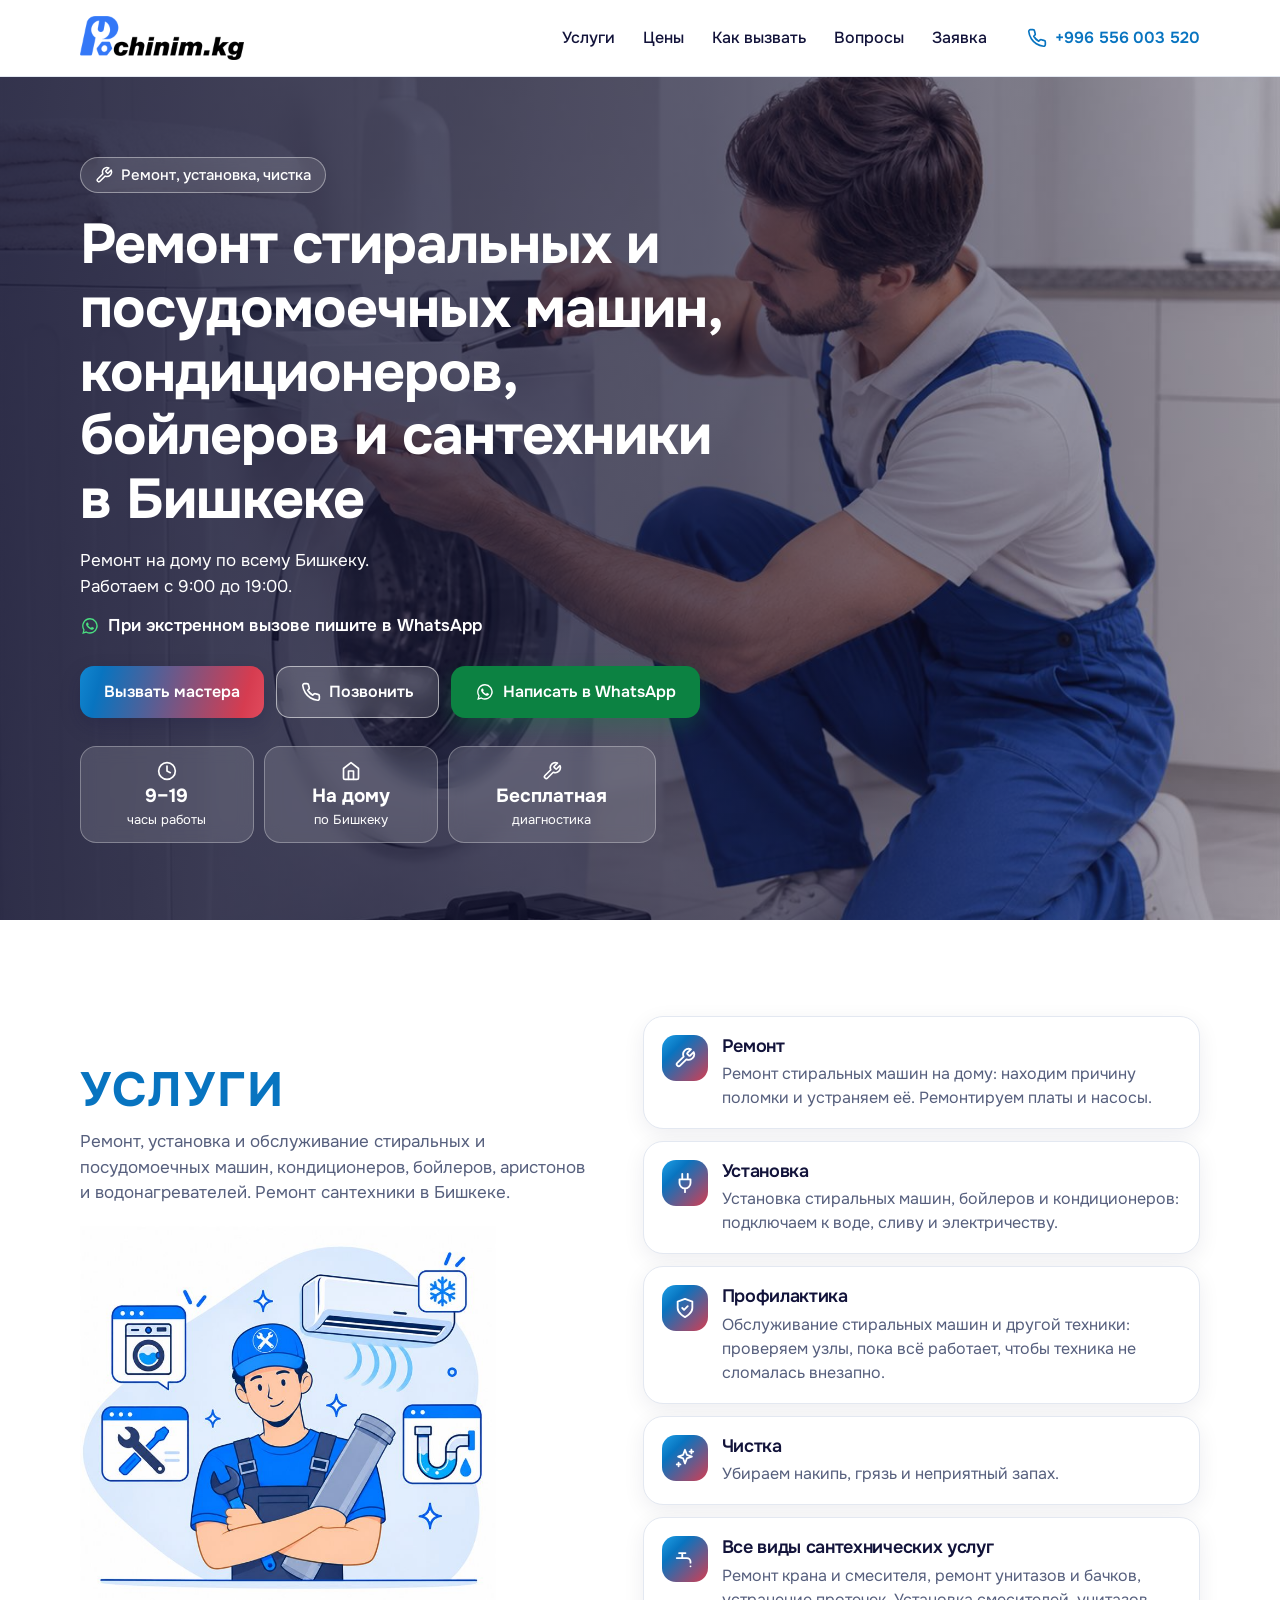
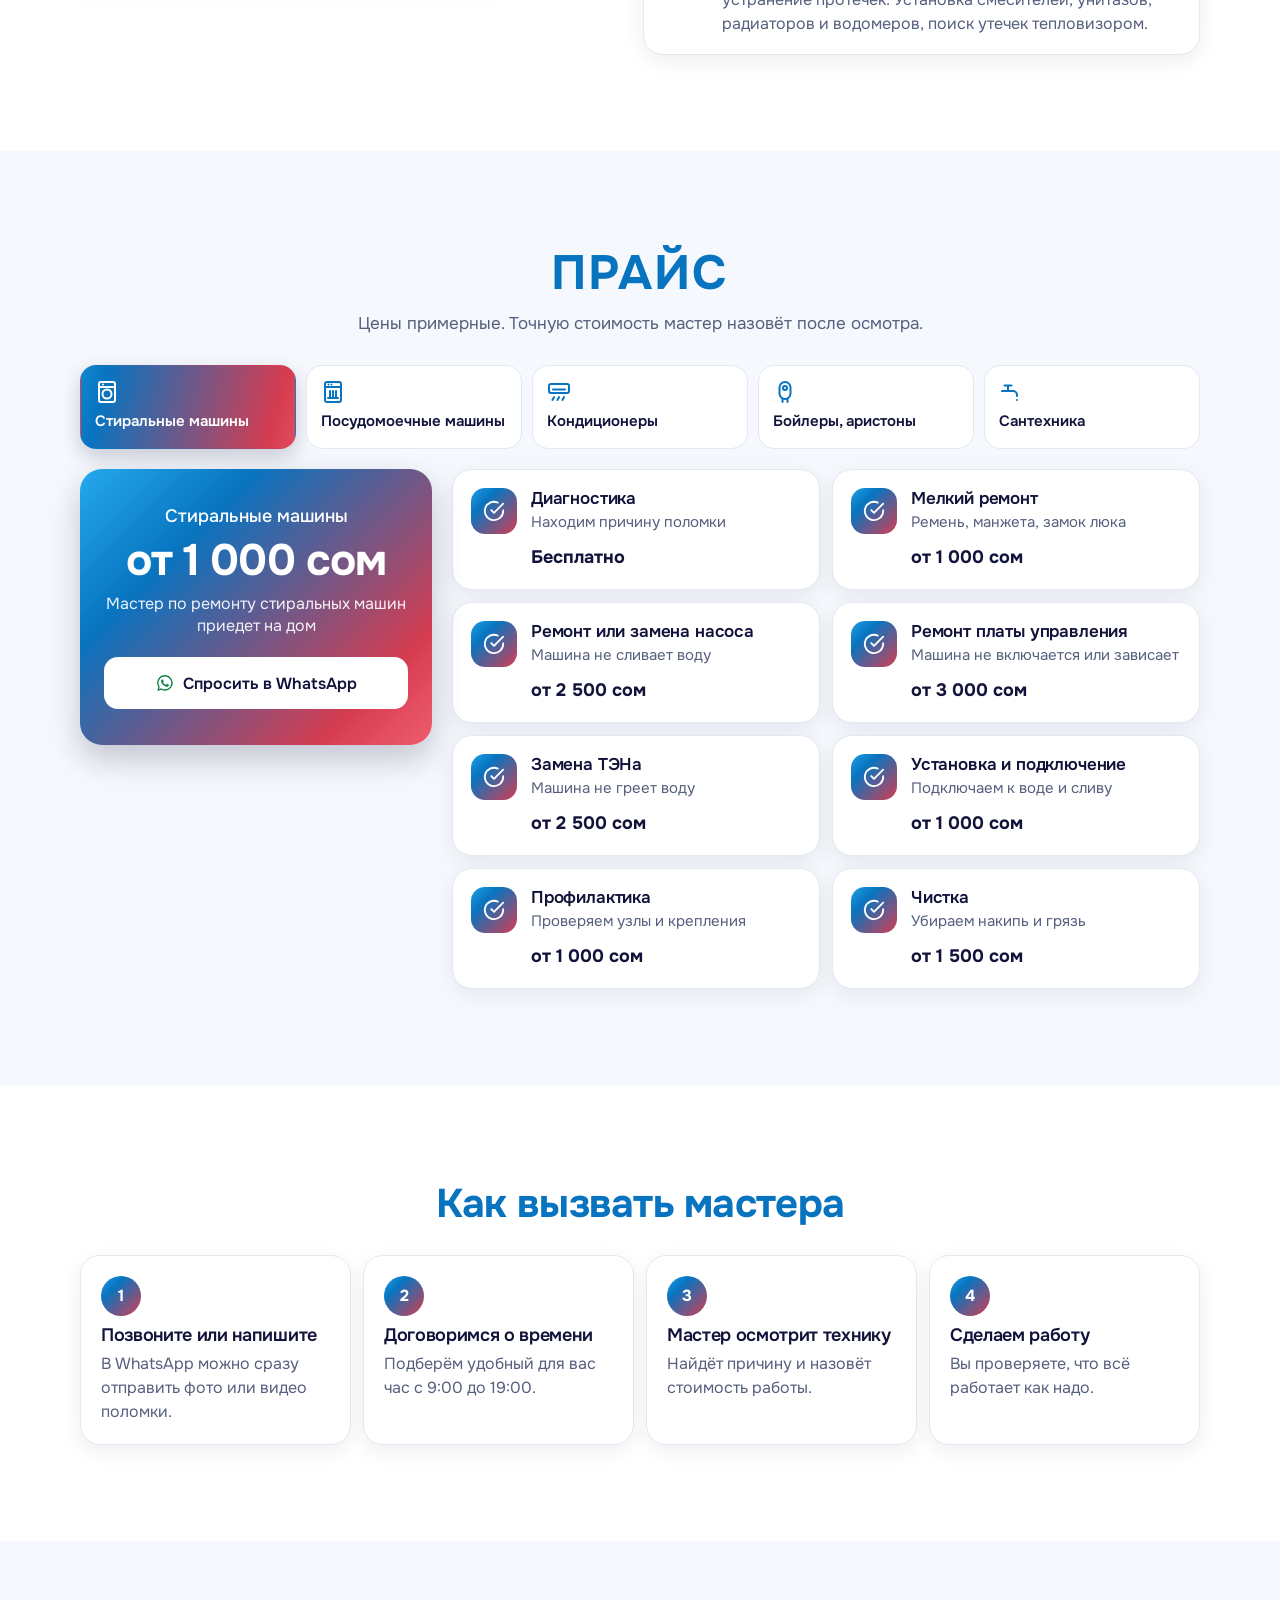
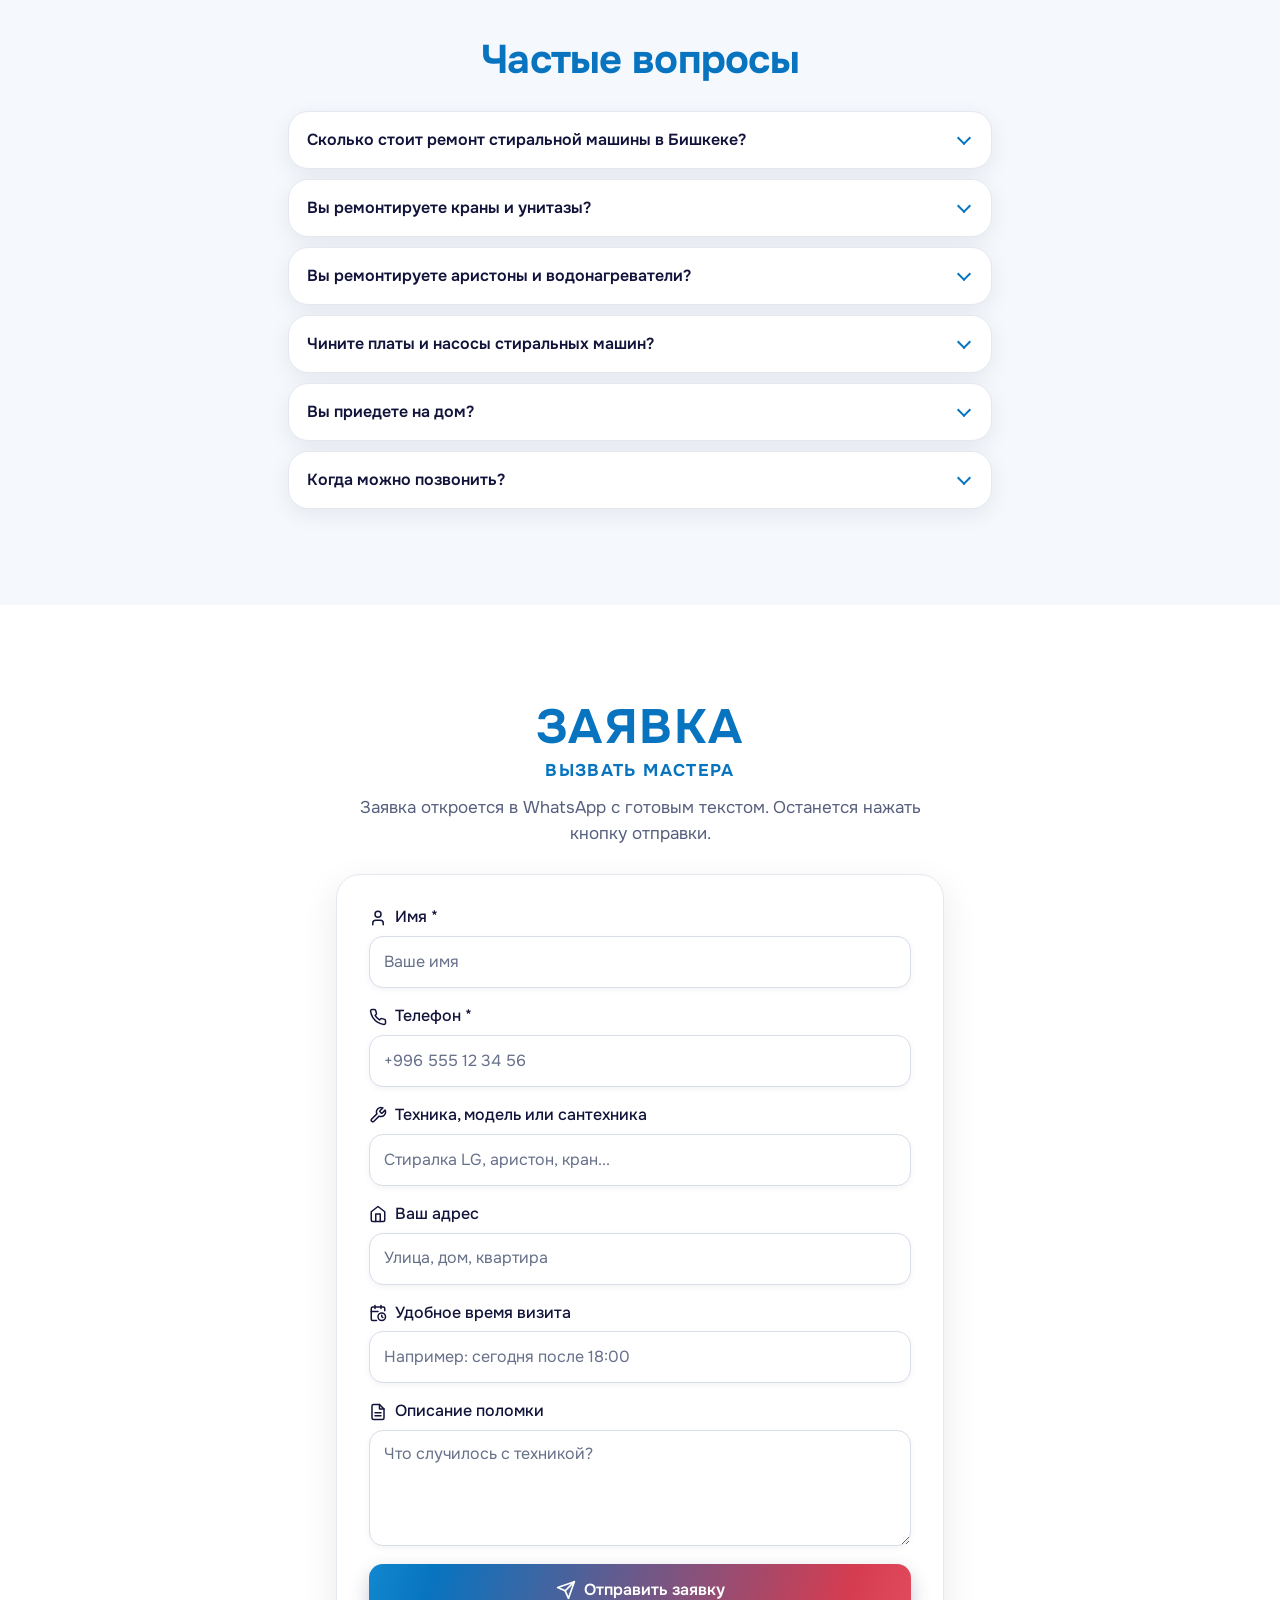
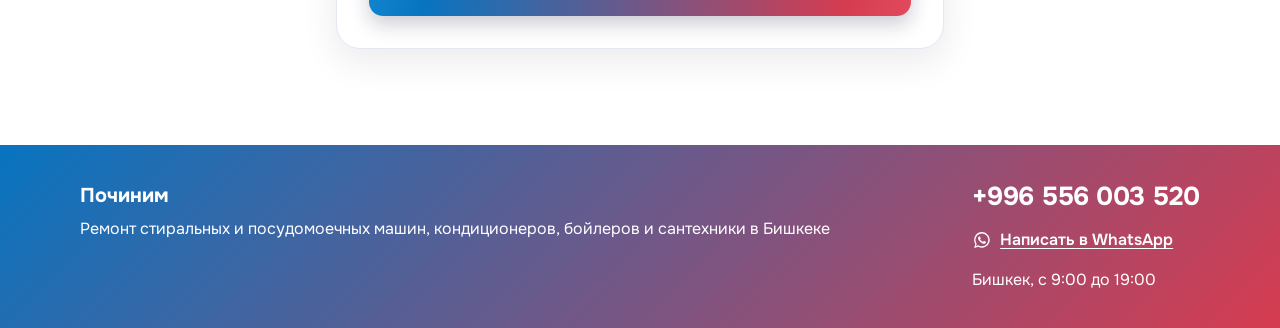
<file: index.html>
<!doctype html>
<html lang="ru">
<head>
  <meta charset="utf-8">
  <meta name="viewport" content="width=device-width, initial-scale=1, viewport-fit=cover">
  <title>Ремонт стиральных машин и сантехники в Бишкеке | Починим</title>
  <meta name="description" content="Ремонт стиральных машин на дому в Бишкеке, установка и обслуживание. Ремонт сантехники: краны, смесители, унитазы. Бесплатная диагностика. +996 556 003 520">
  <meta name="theme-color" content="#0874C0">
  <link rel="canonical" href="https://pochinim.github.io/">
  <meta property="og:type" content="website">
  <meta property="og:url" content="https://pochinim.github.io/">
  <meta property="og:image" content="https://pochinim.github.io/img/master.jpg">
  <meta property="og:locale" content="ru_RU">
  <meta property="og:title" content="Ремонт стиральных машин и сантехники в Бишкеке | Починим">
  <meta property="og:description" content="Ремонт стиральных машин на дому в Бишкеке, установка и обслуживание. Ремонт сантехники: краны, смесители, унитазы. Бесплатная диагностика.">
  <link rel="icon" href="favicon-32.png?v=2" type="image/png" sizes="32x32">
  <link rel="icon" href="favicon-192.png?v=2" type="image/png" sizes="192x192">
  <link rel="apple-touch-icon" href="apple-touch-icon.png?v=2">
  <link rel="preconnect" href="https://fonts.googleapis.com">
  <link rel="preconnect" href="https://fonts.gstatic.com" crossorigin>
  <link rel="stylesheet" href="https://fonts.googleapis.com/css2?family=Onest:wght@400;500;600;700&display=swap">
  <link rel="stylesheet" href="styles.css">
  <script type="application/ld+json">
  {
    "@context": "https://schema.org",
    "@type": "HomeAndConstructionBusiness",
    "name": "Починим",
    "logo": "https://pochinim.github.io/img/logo-pochinim.png",
    "url": "https://pochinim.github.io/",
    "image": "https://pochinim.github.io/img/master.jpg",
    "description": "Ремонт стиральных машин на дому в Бишкеке, установка и обслуживание стиральных машин, кондиционеров и бойлеров. Ремонт сантехники: ремонт крана, смесителя и унитаза.",
    "telephone": "+996556003520",
    "areaServed": { "@type": "City", "name": "Бишкек" },
    "address": { "@type": "PostalAddress", "addressLocality": "Бишкек", "addressCountry": "KG" },
    "priceRange": "от 500 сом"
  }
  </script>
</head>
<body>

  <!-- Иконки -->
  <svg width="0" height="0" class="sprite" aria-hidden="true">
    <symbol id="i-phone" viewBox="0 0 24 24"><path fill="none" stroke="currentColor" stroke-width="2" stroke-linecap="round" stroke-linejoin="round" d="M22 16.920v3a2 2 0 0 1-2.180 2 19.790 19.790 0 0 1-8.630-3.070 19.500 19.500 0 0 1-6-6 19.790 19.790 0 0 1-3.070-8.670A2 2 0 0 1 4.110 2h3a2 2 0 0 1 2 1.720c.13.960.36 1.900.7 2.810a2 2 0 0 1-.45 2.110L8.090 9.910a16 16 0 0 0 6 6l1.270-1.270a2 2 0 0 1 2.110-.45c.91.34 1.850.57 2.810.7A2 2 0 0 1 22 16.920z"/></symbol>
    <symbol id="i-wa" viewBox="0 0 24 24"><path fill="currentColor" d="M12 2.500a9.400 9.400 0 0 0-8 14.300L2.700 21.500l4.800-1.300A9.400 9.400 0 1 0 12 2.500zm0 17.100c-1.500 0-2.900-.4-4.100-1.100l-.3-.2-2.800.8.800-2.700-.2-.3A7.700 7.700 0 1 1 12 19.600zm4.300-5.700c-.2-.1-1.400-.7-1.600-.8-.2-.1-.4-.1-.5.100l-.8.900c-.1.200-.3.200-.5.100a6.300 6.300 0 0 1-3.100-2.700c-.2-.4.200-.3.600-1.200.1-.1 0-.3 0-.4l-.7-1.700c-.2-.4-.4-.4-.5-.4h-.5c-.2 0-.4.100-.6.300-.2.200-.8.800-.8 1.900 0 1.100.8 2.200.9 2.400.1.100 1.600 2.500 4 3.500 1.500.6 2 .7 2.800.6.400-.1 1.400-.6 1.600-1.100.2-.5.200-1 .1-1.100-.1-.1-.2-.2-.4-.3z"/></symbol>
    <symbol id="i-user" viewBox="0 0 24 24"><g fill="none" stroke="currentColor" stroke-width="2" stroke-linecap="round" stroke-linejoin="round"><path d="M19 21v-2a4 4 0 0 0-4-4H9a4 4 0 0 0-4 4v2"/><circle cx="12" cy="7" r="4"/></g></symbol>
    <symbol id="i-wrench" viewBox="0 0 24 24"><path fill="none" stroke="currentColor" stroke-width="2" stroke-linecap="round" stroke-linejoin="round" d="M14.700 6.300a1 1 0 0 0 0 1.400l1.600 1.600a1 1 0 0 0 1.400 0l3.770-3.770a6 6 0 0 1-7.940 7.940l-6.910 6.910a2.120 2.120 0 0 1-3-3l6.910-6.910a6 6 0 0 1 7.940-7.940l-3.760 3.760z"/></symbol>
    <symbol id="i-home" viewBox="0 0 24 24"><g fill="none" stroke="currentColor" stroke-width="2" stroke-linecap="round" stroke-linejoin="round"><path d="m3 9 9-7 9 7v11a2 2 0 0 1-2 2H5a2 2 0 0 1-2-2z"/><path d="M9 22V12h6v10"/></g></symbol>
    <symbol id="i-calendar" viewBox="0 0 24 24"><g fill="none" stroke="currentColor" stroke-width="2" stroke-linecap="round" stroke-linejoin="round"><path d="M21 9V6a2 2 0 0 0-2-2H5a2 2 0 0 0-2 2v14a2 2 0 0 0 2 2h5"/><path d="M16 2v4M8 2v4M3 10h9"/><circle cx="17" cy="17" r="5"/><path d="M17 15v2l1.500 1"/></g></symbol>
    <symbol id="i-file" viewBox="0 0 24 24"><g fill="none" stroke="currentColor" stroke-width="2" stroke-linecap="round" stroke-linejoin="round"><path d="M14 2H6a2 2 0 0 0-2 2v16a2 2 0 0 0 2 2h12a2 2 0 0 0 2-2V8z"/><path d="M14 2v6h6M16 13H8M16 17H8"/></g></symbol>
    <symbol id="i-send" viewBox="0 0 24 24"><g fill="none" stroke="currentColor" stroke-width="2" stroke-linecap="round" stroke-linejoin="round"><path d="m22 2-7 20-4-9-9-4z"/><path d="M22 2 11 13"/></g></symbol>
    <symbol id="i-clock" viewBox="0 0 24 24"><g fill="none" stroke="currentColor" stroke-width="2" stroke-linecap="round" stroke-linejoin="round"><circle cx="12" cy="12" r="10"/><path d="M12 6v6l4 2"/></g></symbol>
    <symbol id="i-check" viewBox="0 0 24 24"><g fill="none" stroke="currentColor" stroke-width="2" stroke-linecap="round" stroke-linejoin="round"><path d="M22 11.080V12a10 10 0 1 1-5.930-9.140"/><path d="m9 11 3 3L22 4"/></g></symbol>
    <symbol id="i-shield" viewBox="0 0 24 24"><g fill="none" stroke="currentColor" stroke-width="2" stroke-linecap="round" stroke-linejoin="round"><path d="M12 22s8-4 8-10V5l-8-3-8 3v7c0 6 8 10 8 10z"/><path d="m9 12 2 2 4-4"/></g></symbol>
    <symbol id="i-plug" viewBox="0 0 24 24"><path fill="none" stroke="currentColor" stroke-width="2" stroke-linecap="round" stroke-linejoin="round" d="M9 2v6M15 2v6M6 8h12v4a6 6 0 0 1-12 0V8zM12 18v4"/></symbol>
    <symbol id="i-spark" viewBox="0 0 24 24"><path fill="none" stroke="currentColor" stroke-width="2" stroke-linecap="round" stroke-linejoin="round" d="m12 3 2 5.500L19.500 10.500 14 12.500 12 18l-2-5.500-5.500-2L10 8.500zM19 3v4M21 5h-4M5 17v4M7 19H3"/></symbol>
    <symbol id="i-washer" viewBox="0 0 24 24"><g fill="none" stroke="currentColor" stroke-width="2" stroke-linecap="round" stroke-linejoin="round"><rect x="4" y="2" width="16" height="20" rx="2"/><circle cx="12" cy="14" r="4.500"/><path d="M4 7h16M8 4.500h.01"/></g></symbol>
    <symbol id="i-dish" viewBox="0 0 24 24"><g fill="none" stroke="currentColor" stroke-width="2" stroke-linecap="round" stroke-linejoin="round"><rect x="4" y="2" width="16" height="20" rx="2"/><path d="M4 7h16M7.500 4.500h.01M10.500 4.500h.01M9 11v6M12 11v6M15 11v6M7 18h10"/></g></symbol>
    <symbol id="i-ac" viewBox="0 0 24 24"><g fill="none" stroke="currentColor" stroke-width="2" stroke-linecap="round" stroke-linejoin="round"><rect x="2" y="4" width="20" height="9" rx="2"/><path d="M6 9.500h12M7 17c0 1.500-1.500 1.500-1.500 3M12 17c0 1.500-1.500 1.500-1.500 3M17 17c0 1.500-1.500 1.500-1.500 3"/></g></symbol>
    <symbol id="i-boiler" viewBox="0 0 24 24"><g fill="none" stroke="currentColor" stroke-width="2" stroke-linecap="round" stroke-linejoin="round"><rect x="6.500" y="2" width="11" height="17" rx="5.500"/><circle cx="12" cy="8" r="2"/><path d="M9.500 19v3M14.500 19v3"/></g></symbol>
    <symbol id="i-tap" viewBox="0 0 24 24"><g fill="none" stroke="currentColor" stroke-width="2" stroke-linecap="round" stroke-linejoin="round"><path d="M3 11h11a4 4 0 0 1 4 4v1M9 11V6M5.500 5.500h7"/><path d="M18 20v.01"/></g></symbol>
  </svg>

  <header class="site-header">
    <div class="wrap site-header__row">
      <a class="logo" href="#top" aria-label="Починим, на начало страницы">
        <img class="logo__img" src="img/logo-pochinim.png" width="492" height="132" alt="Починим">
      </a>

      <nav class="site-nav" id="site-nav" aria-label="Разделы сайта">
        <a href="#works">Услуги</a>
        <a href="#prices">Цены</a>
        <a href="#steps">Как вызвать</a>
        <a href="#faq">Вопросы</a>
        <a href="#request">Заявка</a>
        <a class="site-nav__tel" href="tel:+996556003520">
          <svg class="icon" aria-hidden="true"><use href="#i-phone"/></svg>+996 556 003 520
        </a>
      </nav>

      <button class="burger" type="button" id="burger" aria-label="Открыть меню" aria-expanded="false" aria-controls="site-nav">
        <span></span><span></span><span></span>
      </button>
    </div>
  </header>

  <main id="top">

    <section class="hero">
      <img class="hero__bg" src="img/hero.jpg" srcset="img/hero-800.jpg 800w, img/hero.jpg 1400w" sizes="100vw" width="1400" height="1120" alt="" fetchpriority="high">
      <div class="wrap hero__inner">
        <p class="hero__badge">
          <svg class="icon" aria-hidden="true"><use href="#i-wrench"/></svg>
          <span>Ремонт, установка, чистка</span>
        </p>
        <h1>Ремонт стиральных и <span class="nowrap">посудомоечных машин,</span> кондиционеров, бойлеров и сантехники в&nbsp;Бишкеке</h1>
        <p class="hero__lead">Ремонт на дому по всему Бишкеку.<br>Работаем с 9:00 до 19:00.</p>
        <p class="hero__urgent">
          <svg class="icon" aria-hidden="true"><use href="#i-wa"/></svg>
          <span>При экстренном вызове пишите в WhatsApp</span>
        </p>

        <div class="hero__actions">
          <a class="btn btn--grad" href="#request">Вызвать мастера</a>
          <a class="btn btn--glass" href="tel:+996556003520">
            <svg class="icon" aria-hidden="true"><use href="#i-phone"/></svg>Позвонить
          </a>
          <a class="btn btn--wa" href="https://wa.me/996556003520" data-wa-text="Здравствуйте! Нужен мастер." target="_blank" rel="noopener" aria-label="Написать в WhatsApp">
            <svg class="icon" aria-hidden="true"><use href="#i-wa"/></svg><span><span class="wide-only">Написать в </span>WhatsApp</span>
          </a>
        </div>

        <ul class="stats">
          <li class="stat">
            <svg class="icon" aria-hidden="true"><use href="#i-clock"/></svg>
            <strong>9–19</strong>
            <span>часы работы</span>
          </li>
          <li class="stat">
            <svg class="icon" aria-hidden="true"><use href="#i-home"/></svg>
            <strong>На дому</strong>
            <span>по Бишкеку</span>
          </li>
          <li class="stat">
            <svg class="icon" aria-hidden="true"><use href="#i-wrench"/></svg>
            <strong>Бесплатная</strong>
            <span>диагностика</span>
          </li>
        </ul>
      </div>
    </section>

    <section class="section works" id="works" aria-labelledby="works-title">
      <div class="wrap works__grid">
        <div class="works__head">
          <h2 class="eyebrow eyebrow--big" id="works-title">Услуги</h2>
          <p class="section-lead">Ремонт, установка и обслуживание стиральных и посудомоечных машин, кондиционеров, бойлеров, аристонов и водонагревателей. Ремонт сантехники в Бишкеке.</p>
          <img class="works__img" src="img/master.jpg" width="760" height="695" alt="Мастер с инструментами рядом со стиральной машиной, кондиционером и трубой" loading="lazy">
        </div>
        <ul class="works__list">
          <li class="card card--row">
            <span class="tile"><svg class="icon" aria-hidden="true"><use href="#i-wrench"/></svg></span>
            <div><h3>Ремонт</h3><p>Ремонт стиральных машин на дому: находим причину поломки и устраняем её. Ремонтируем платы и насосы.</p></div>
          </li>
          <li class="card card--row">
            <span class="tile"><svg class="icon" aria-hidden="true"><use href="#i-plug"/></svg></span>
            <div><h3>Установка</h3><p>Установка стиральных машин, бойлеров и кондиционеров: подключаем к воде, сливу и электричеству.</p></div>
          </li>
          <li class="card card--row">
            <span class="tile"><svg class="icon" aria-hidden="true"><use href="#i-shield"/></svg></span>
            <div><h3>Профилактика</h3><p>Обслуживание стиральных машин и другой техники: проверяем узлы, пока всё работает, чтобы техника не сломалась внезапно.</p></div>
          </li>
          <li class="card card--row">
            <span class="tile"><svg class="icon" aria-hidden="true"><use href="#i-spark"/></svg></span>
            <div><h3>Чистка</h3><p>Убираем накипь, грязь и неприятный запах.</p></div>
          </li>
          <li class="card card--row card--wide">
            <span class="tile"><svg class="icon" aria-hidden="true"><use href="#i-tap"/></svg></span>
            <div><h3>Все виды сантехнических услуг</h3><p>Ремонт крана и смесителя, ремонт унитазов и бачков, устранение протечек. Установка смесителей, унитазов, радиаторов и водомеров, поиск утечек тепловизором.</p></div>
          </li>
        </ul>
      </div>
    </section>

    <section class="section section--tint prices" id="prices" aria-labelledby="prices-title">
      <div class="wrap">
        <div class="section-head">
          <h2 class="eyebrow eyebrow--big" id="prices-title">Прайс</h2>
          <p class="section-lead">Цены примерные. Точную стоимость мастер назовёт после осмотра.</p>
        </div>

        <div class="tabs" role="tablist" aria-label="Вид техники">
          <button class="tab" type="button" role="tab" id="tab-washer" aria-controls="panel-washer" aria-selected="true">
            <svg class="icon" aria-hidden="true"><use href="#i-washer"/></svg>Стиральные машины
          </button>
          <button class="tab" type="button" role="tab" id="tab-dish" aria-controls="panel-dish" aria-selected="false">
            <svg class="icon" aria-hidden="true"><use href="#i-dish"/></svg>Посудомоечные машины
          </button>
          <button class="tab" type="button" role="tab" id="tab-ac" aria-controls="panel-ac" aria-selected="false">
            <svg class="icon" aria-hidden="true"><use href="#i-ac"/></svg>Кондиционеры
          </button>
          <button class="tab" type="button" role="tab" id="tab-boiler" aria-controls="panel-boiler" aria-selected="false">
            <svg class="icon" aria-hidden="true"><use href="#i-boiler"/></svg>Бойлеры, аристоны
          </button>
          <button class="tab" type="button" role="tab" id="tab-tap" aria-controls="panel-tap" aria-selected="false">
            <svg class="icon" aria-hidden="true"><use href="#i-tap"/></svg>Сантехника
          </button>
        </div>

        <div class="panel" role="tabpanel" id="panel-washer" aria-labelledby="tab-washer">
          <div class="price-hero">
            <h3>Стиральные машины</h3>
            <p class="price-hero__value">от 1 000 сом</p>
            <p class="price-hero__text">Мастер по ремонту стиральных машин приедет на дом</p>
            <a class="btn btn--white" href="https://wa.me/996556003520" data-wa-text="Здравствуйте! Нужен мастер по стиральной машине." target="_blank" rel="noopener">
              <svg class="icon" aria-hidden="true"><use href="#i-wa"/></svg>Спросить в WhatsApp
            </a>
          </div>
          <ul class="price-list">
            <li class="price-card"><span class="tile"><svg class="icon" aria-hidden="true"><use href="#i-check"/></svg></span><div><h4>Диагностика</h4><p>Находим причину поломки</p></div><strong>Бесплатно</strong></li>
            <li class="price-card"><span class="tile"><svg class="icon" aria-hidden="true"><use href="#i-check"/></svg></span><div><h4>Мелкий ремонт</h4><p>Ремень, манжета, замок люка</p></div><strong>от 1 000 сом</strong></li>
            <li class="price-card"><span class="tile"><svg class="icon" aria-hidden="true"><use href="#i-check"/></svg></span><div><h4>Ремонт или замена насоса</h4><p>Машина не сливает воду</p></div><strong>от 2 500 сом</strong></li>
            <li class="price-card"><span class="tile"><svg class="icon" aria-hidden="true"><use href="#i-check"/></svg></span><div><h4>Ремонт платы управления</h4><p>Машина не включается или зависает</p></div><strong>от 3 000 сом</strong></li>
            <li class="price-card"><span class="tile"><svg class="icon" aria-hidden="true"><use href="#i-check"/></svg></span><div><h4>Замена ТЭНа</h4><p>Машина не греет воду</p></div><strong>от 2 500 сом</strong></li>
            <li class="price-card"><span class="tile"><svg class="icon" aria-hidden="true"><use href="#i-check"/></svg></span><div><h4>Установка и подключение</h4><p>Подключаем к воде и сливу</p></div><strong>от 1 000 сом</strong></li>
            <li class="price-card"><span class="tile"><svg class="icon" aria-hidden="true"><use href="#i-check"/></svg></span><div><h4>Профилактика</h4><p>Проверяем узлы и крепления</p></div><strong>от 1 000 сом</strong></li>
            <li class="price-card"><span class="tile"><svg class="icon" aria-hidden="true"><use href="#i-check"/></svg></span><div><h4>Чистка</h4><p>Убираем накипь и грязь</p></div><strong>от 1 500 сом</strong></li>
          </ul>
        </div>

        <div class="panel" role="tabpanel" id="panel-dish" aria-labelledby="tab-dish">
          <div class="price-hero">
            <h3>Посудомоечные машины</h3>
            <p class="price-hero__value">от 1 000 сом</p>
            <p class="price-hero__text">Ремонт и установка посудомоечных машин</p>
            <a class="btn btn--white" href="https://wa.me/996556003520" data-wa-text="Здравствуйте! Нужен мастер по посудомоечной машине." target="_blank" rel="noopener">
              <svg class="icon" aria-hidden="true"><use href="#i-wa"/></svg>Спросить в WhatsApp
            </a>
          </div>
          <ul class="price-list">
            <li class="price-card"><span class="tile"><svg class="icon" aria-hidden="true"><use href="#i-check"/></svg></span><div><h4>Диагностика</h4><p>Находим причину поломки</p></div><strong>Бесплатно</strong></li>
            <li class="price-card"><span class="tile"><svg class="icon" aria-hidden="true"><use href="#i-check"/></svg></span><div><h4>Установка и подключение</h4><p>Подключаем к воде и сливу</p></div><strong>от 1 000 сом</strong></li>
            <li class="price-card"><span class="tile"><svg class="icon" aria-hidden="true"><use href="#i-check"/></svg></span><div><h4>Замена датчиков</h4><p>Датчики уровня воды и температуры</p></div><strong>от 3 000 сом</strong></li>
            <li class="price-card"><span class="tile"><svg class="icon" aria-hidden="true"><use href="#i-check"/></svg></span><div><h4>Замена ТЭНа</h4><p>Нагреватель: машина не греет воду</p></div><strong>от 4 500 сом</strong></li>
            <li class="price-card"><span class="tile"><svg class="icon" aria-hidden="true"><use href="#i-check"/></svg></span><div><h4>Замена сливного насоса</h4><p>Машина не сливает воду</p></div><strong>от 4 500 сом</strong></li>
            <li class="price-card"><span class="tile"><svg class="icon" aria-hidden="true"><use href="#i-check"/></svg></span><div><h4>Ремонт или замена модуля</h4><p>Плата управления: не включается или зависает</p></div><strong>от 4 500 сом</strong></li>
            <li class="price-card"><span class="tile"><svg class="icon" aria-hidden="true"><use href="#i-check"/></svg></span><div><h4>Замена шланга аквастоп</h4><p>Защита от протечек</p></div><strong>от 5 500 сом</strong></li>
          </ul>
        </div>

        <div class="panel" role="tabpanel" id="panel-ac" aria-labelledby="tab-ac">
          <div class="price-hero">
            <h3>Кондиционеры</h3>
            <p class="price-hero__value">от 2 000 сом</p>
            <p class="price-hero__text">Ремонт, установка и чистка кондиционеров</p>
            <a class="btn btn--white" href="https://wa.me/996556003520" data-wa-text="Здравствуйте! Нужен мастер по кондиционеру." target="_blank" rel="noopener">
              <svg class="icon" aria-hidden="true"><use href="#i-wa"/></svg>Спросить в WhatsApp
            </a>
          </div>
          <ul class="price-list">
            <li class="price-card"><span class="tile"><svg class="icon" aria-hidden="true"><use href="#i-check"/></svg></span><div><h4>Диагностика</h4><p>Находим причину поломки</p></div><strong>Бесплатно</strong></li>
            <li class="price-card"><span class="tile"><svg class="icon" aria-hidden="true"><use href="#i-check"/></svg></span><div><h4>Ремонт</h4><p>Плохо холодит, течёт или шумит</p></div><strong>от 2 000 сом</strong></li>
            <li class="price-card"><span class="tile"><svg class="icon" aria-hidden="true"><use href="#i-check"/></svg></span><div><h4>Установка</h4><p>Монтаж внутреннего и внешнего блока</p></div><strong>от 5 000 сом</strong></li>
            <li class="price-card"><span class="tile"><svg class="icon" aria-hidden="true"><use href="#i-check"/></svg></span><div><h4>Заправка фреоном</h4><p>Когда кондиционер слабо холодит</p></div><strong>от 2 000 сом</strong></li>
            <li class="price-card"><span class="tile"><svg class="icon" aria-hidden="true"><use href="#i-check"/></svg></span><div><h4>Профилактика</h4><p>Проверка перед сезоном</p></div><strong>от 2 000 сом</strong></li>
            <li class="price-card"><span class="tile"><svg class="icon" aria-hidden="true"><use href="#i-check"/></svg></span><div><h4>Чистка</h4><p>Фильтры и теплообменник</p></div><strong>от 2 000 сом</strong></li>
          </ul>
        </div>

        <div class="panel" role="tabpanel" id="panel-boiler" aria-labelledby="tab-boiler">
          <div class="price-hero">
            <h3>Бойлеры, аристоны, водонагреватели</h3>
            <p class="price-hero__value">от 1 000 сом</p>
            <p class="price-hero__text">Ремонт и установка бойлеров и водонагревателей</p>
            <a class="btn btn--white" href="https://wa.me/996556003520" data-wa-text="Здравствуйте! Нужен мастер по бойлеру." target="_blank" rel="noopener">
              <svg class="icon" aria-hidden="true"><use href="#i-wa"/></svg>Спросить в WhatsApp
            </a>
          </div>
          <ul class="price-list">
            <li class="price-card"><span class="tile"><svg class="icon" aria-hidden="true"><use href="#i-check"/></svg></span><div><h4>Диагностика</h4><p>Находим причину поломки</p></div><strong>Бесплатно</strong></li>
            <li class="price-card"><span class="tile"><svg class="icon" aria-hidden="true"><use href="#i-check"/></svg></span><div><h4>Ремонт</h4><p>Течёт или выбивает автомат</p></div><strong>от 1 000 сом</strong></li>
            <li class="price-card"><span class="tile"><svg class="icon" aria-hidden="true"><use href="#i-check"/></svg></span><div><h4>Замена ТЭНа</h4><p>Вода не нагревается</p></div><strong>от 1 500 сом</strong></li>
            <li class="price-card"><span class="tile"><svg class="icon" aria-hidden="true"><use href="#i-check"/></svg></span><div><h4>Замена термостата</h4><p>Вода перегревается или остаётся холодной</p></div><strong>от 1 500 сом</strong></li>
            <li class="price-card"><span class="tile"><svg class="icon" aria-hidden="true"><use href="#i-check"/></svg></span><div><h4>Установка водонагревателя</h4><p>50–80 литров, крепим и подключаем к воде</p></div><strong>от 2 500 сом</strong></li>
            <li class="price-card"><span class="tile"><svg class="icon" aria-hidden="true"><use href="#i-check"/></svg></span><div><h4>Профилактика</h4><p>Проверка анода и узлов</p></div><strong>от 1 000 сом</strong></li>
            <li class="price-card"><span class="tile"><svg class="icon" aria-hidden="true"><use href="#i-check"/></svg></span><div><h4>Чистка</h4><p>Убираем накипь из бака</p></div><strong>от 1 000 сом</strong></li>
            <li class="price-card"><span class="tile"><svg class="icon" aria-hidden="true"><use href="#i-check"/></svg></span><div><h4>Водомер в квартире</h4><p>Установка счётчика воды</p></div><strong>от 1 000 сом</strong></li>
          </ul>
        </div>

        <div class="panel" role="tabpanel" id="panel-tap" aria-labelledby="tab-tap">
          <div class="price-hero">
            <h3>Сантехника</h3>
            <p class="price-hero__value">от 500 сом</p>
            <p class="price-hero__text">Ремонт и установка смесителей, унитазов, радиаторов</p>
            <a class="btn btn--white" href="https://wa.me/996556003520" data-wa-text="Здравствуйте! Нужен сантехник." target="_blank" rel="noopener">
              <svg class="icon" aria-hidden="true"><use href="#i-wa"/></svg>Спросить в WhatsApp
            </a>
          </div>
          <ul class="price-list">
            <li class="price-card"><span class="tile"><svg class="icon" aria-hidden="true"><use href="#i-check"/></svg></span><div><h4>Вызов мастера</h4><p>Осмотр и подбор решения</p></div><strong>от 500 сом</strong></li>
            <li class="price-card"><span class="tile"><svg class="icon" aria-hidden="true"><use href="#i-check"/></svg></span><div><h4>Устранение протечки</h4><p>Трубы, краны, соединения</p></div><strong>от 500 сом</strong></li>
            <li class="price-card"><span class="tile"><svg class="icon" aria-hidden="true"><use href="#i-check"/></svg></span><div><h4>Ремонт унитаза и бачка</h4><p>Течёт, шумит или плохо сливает</p></div><strong>от 700 сом</strong></li>
            <li class="price-card"><span class="tile"><svg class="icon" aria-hidden="true"><use href="#i-check"/></svg></span><div><h4>Ремонт крана или смесителя</h4><p>Капает, течёт или плохо работает</p></div><strong>от 800 сом</strong></li>
            <li class="price-card"><span class="tile"><svg class="icon" aria-hidden="true"><use href="#i-check"/></svg></span><div><h4>Установка смесителя на кухне</h4><p>Монтаж и подключение к воде</p></div><strong>от 1 000 сом</strong></li>
            <li class="price-card"><span class="tile"><svg class="icon" aria-hidden="true"><use href="#i-check"/></svg></span><div><h4>Установка смесителя на раковину</h4><p>Монтаж и подключение к воде</p></div><strong>от 1 000 сом</strong></li>
            <li class="price-card"><span class="tile"><svg class="icon" aria-hidden="true"><use href="#i-check"/></svg></span><div><h4>Установка смесителя в ванной</h4><p>Монтаж и подключение к воде</p></div><strong>от 1 500 сом</strong></li>
            <li class="price-card"><span class="tile"><svg class="icon" aria-hidden="true"><use href="#i-check"/></svg></span><div><h4>Установка тропического душа</h4><p>Стойка с верхним душем</p></div><strong>от 2 500 сом</strong></li>
            <li class="price-card"><span class="tile"><svg class="icon" aria-hidden="true"><use href="#i-check"/></svg></span><div><h4>Установка унитаза</h4><p>Монтаж, подключение и герметизация</p></div><strong>от 2 500 сом</strong></li>
            <li class="price-card"><span class="tile"><svg class="icon" aria-hidden="true"><use href="#i-check"/></svg></span><div><h4>Замена аварийного крана</h4><p>Кран на вводе воды в квартиру</p></div><strong>от 2 500 сом</strong></li>
            <li class="price-card"><span class="tile"><svg class="icon" aria-hidden="true"><use href="#i-check"/></svg></span><div><h4>Замена радиатора</h4><p>Снятие старого и установка нового</p></div><strong>от 4 500 сом</strong></li>
            <li class="price-card"><span class="tile"><svg class="icon" aria-hidden="true"><use href="#i-check"/></svg></span><div><h4>Установка радиатора</h4><p>Монтаж и подключение к отоплению</p></div><strong>от 4 500 сом</strong></li>
            <li class="price-card"><span class="tile"><svg class="icon" aria-hidden="true"><use href="#i-check"/></svg></span><div><h4>Монтаж водопровода</h4><p>Прокладка и подключение труб</p></div><strong>от 1 000 сом</strong></li>
            <li class="price-card"><span class="tile"><svg class="icon" aria-hidden="true"><use href="#i-check"/></svg></span><div><h4>Установка водомера в квартире</h4><p>Счётчик воды</p></div><strong>от 1 000 сом</strong></li>
            <li class="price-card"><span class="tile"><svg class="icon" aria-hidden="true"><use href="#i-check"/></svg></span><div><h4>Установка посудомоечной машины</h4><p>Подключение к воде и сливу</p></div><strong>от 1 000 сом</strong></li>
            <li class="price-card"><span class="tile"><svg class="icon" aria-hidden="true"><use href="#i-check"/></svg></span><div><h4>Поиск утечек тепловизором</h4><p>Только обнаружение, ремонт оплачивается отдельно</p></div><strong>от 3 500 сом</strong></li>
          </ul>
        </div>
      </div>
    </section>

    <section class="section steps" id="steps" aria-labelledby="steps-title">
      <div class="wrap">
        <div class="section-head">
          <h2 class="h2--blue" id="steps-title">Как вызвать мастера</h2>
        </div>
        <ol class="steps__list">
          <li class="card"><h3>Позвоните или напишите</h3><p>В WhatsApp можно сразу отправить фото или видео поломки.</p></li>
          <li class="card"><h3>Договоримся о времени</h3><p>Подберём удобный для вас час с 9:00 до 19:00.</p></li>
          <li class="card"><h3>Мастер осмотрит технику</h3><p>Найдёт причину и назовёт стоимость работы.</p></li>
          <li class="card"><h3>Сделаем работу</h3><p>Вы проверяете, что всё работает как надо.</p></li>
        </ol>
      </div>
    </section>

    <section class="section section--tint faq" id="faq" aria-labelledby="faq-title">
      <div class="wrap faq__wrap">
        <div class="section-head">
          <h2 class="h2--blue" id="faq-title">Частые вопросы</h2>
        </div>
        <div class="faq__list">
          <details class="card">
            <summary>Сколько стоит ремонт стиральной машины в Бишкеке?</summary>
            <p>Мелкий ремонт стоит от 1 000 сом, замена насоса или ТЭНа от 2 500 сом. Диагностика бесплатная, а точную стоимость мастер назовёт после осмотра.</p>
          </details>
          <details class="card">
            <summary>Вы ремонтируете краны и унитазы?</summary>
            <p>Да. Ремонтируем и меняем краны и смесители, чиним унитазы и бачки, устраняем протечки. Ремонт сантехники от 500 сом.</p>
          </details>
          <details class="card">
            <summary>Вы ремонтируете аристоны и водонагреватели?</summary>
            <p>Да. Аристон, бойлер и водонагреватель мы ремонтируем, устанавливаем, чистим и обслуживаем.</p>
          </details>
          <details class="card">
            <summary>Чините платы и насосы стиральных машин?</summary>
            <p>Да. Напишите в WhatsApp модель машины и что с ней происходит, так мастер быстрее сориентируется.</p>
          </details>
          <details class="card">
            <summary>Вы приедете на дом?</summary>
            <p>Да, мастер приезжает к вам домой по Бишкеку. Время согласуем по телефону или в WhatsApp.</p>
          </details>
          <details class="card">
            <summary>Когда можно позвонить?</summary>
            <p>С 9:00 до 19:00. В WhatsApp можно написать в любое время, ответим в рабочие часы.</p>
          </details>
        </div>
      </div>
    </section>

    <section class="section request-section" id="request" aria-labelledby="request-title">
      <div class="wrap request-section__wrap">
        <div class="section-head">
          <h2 class="eyebrow eyebrow--big" id="request-title">Заявка</h2>
          <p class="eyebrow">Вызвать мастера</p>
          <p class="section-lead">Заявка откроется в WhatsApp с готовым текстом. Останется нажать кнопку отправки.</p>
        </div>

        <form class="request" id="request-form" action="https://wa.me/996556003520" novalidate>
          <div class="field">
            <label for="name"><svg class="icon" aria-hidden="true"><use href="#i-user"/></svg>Имя <span class="req" aria-hidden="true">*</span></label>
            <input id="name" name="name" type="text" placeholder="Ваше имя" autocomplete="given-name" enterkeyhint="next" required aria-describedby="name-error">
            <p class="field-error" id="name-error" hidden>Введите имя.</p>
          </div>
          <div class="field">
            <label for="phone"><svg class="icon" aria-hidden="true"><use href="#i-phone"/></svg>Телефон <span class="req" aria-hidden="true">*</span></label>
            <input id="phone" name="phone" type="tel" inputmode="tel" placeholder="+996 555 12 34 56" autocomplete="tel" enterkeyhint="next" required aria-describedby="phone-error">
            <p class="field-error" id="phone-error" hidden>Введите номер полностью, например 0555 123 456.</p>
          </div>
          <div class="field">
            <label for="device"><svg class="icon" aria-hidden="true"><use href="#i-wrench"/></svg>Техника, модель или сантехника</label>
            <input id="device" name="device" type="text" placeholder="Стиралка LG, аристон, кран..." enterkeyhint="next">
          </div>
          <div class="field">
            <label for="address"><svg class="icon" aria-hidden="true"><use href="#i-home"/></svg>Ваш адрес</label>
            <input id="address" name="address" type="text" placeholder="Улица, дом, квартира" autocomplete="street-address" enterkeyhint="next">
          </div>
          <div class="field">
            <label for="time"><svg class="icon" aria-hidden="true"><use href="#i-calendar"/></svg>Удобное время визита</label>
            <input id="time" name="time" type="text" placeholder="Например: сегодня после 18:00" enterkeyhint="next">
          </div>
          <div class="field">
            <label for="problem"><svg class="icon" aria-hidden="true"><use href="#i-file"/></svg>Описание поломки</label>
            <textarea id="problem" name="problem" rows="4" placeholder="Что случилось с техникой?"></textarea>
          </div>
          <button class="btn btn--grad btn--full" type="submit">
            <svg class="icon" aria-hidden="true"><use href="#i-send"/></svg>Отправить заявку
          </button>
        </form>
      </div>
    </section>

  </main>

  <footer class="site-footer" id="contacts">
    <div class="wrap site-footer__wrap">
      <div>
        <p class="site-footer__name">Починим</p>
        <p>Ремонт стиральных и посудомоечных машин, кондиционеров, бойлеров и сантехники в Бишкеке</p>
      </div>
      <div class="site-footer__contacts">
        <a class="site-footer__phone" href="tel:+996556003520">+996 556 003 520</a>
        <a class="site-footer__wa" href="https://wa.me/996556003520" data-wa-text="Здравствуйте! Нужен мастер." target="_blank" rel="noopener">
          <svg class="icon" aria-hidden="true"><use href="#i-wa"/></svg>Написать в WhatsApp
        </a>
        <p>Бишкек, с 9:00 до 19:00</p>
      </div>
    </div>
  </footer>

  <!-- Круглые кнопки связи -->
  <div class="fab">
    <a class="fab__btn fab__btn--phone" href="tel:+996556003520" aria-label="Позвонить">
      <svg class="icon" aria-hidden="true"><use href="#i-phone"/></svg>
    </a>
    <a class="fab__btn fab__btn--wa" href="https://wa.me/996556003520" data-wa-text="Здравствуйте! Нужен мастер." target="_blank" rel="noopener" aria-label="Написать в WhatsApp">
      <svg class="icon" aria-hidden="true"><use href="#i-wa"/></svg>
    </a>
  </div>

  <script src="script.js"></script>
</body>
</html>
</file>
<file: styles.css>
:root {
  /* Градиент с референса: голубой #2fbdff → коралловый #ff7582.
     Белый текст на этих светлых цветах не читается, поэтому под текстом
     стоят их насыщенные версии, а яркие цвета остаются по краям. */
  --sky: #2fbdff;
  --coral: #ff7582;
  --sky-deep: #0874c0;
  --coral-deep: #d63c50;

  --grad-btn: linear-gradient(105deg, var(--sky) -35%, var(--sky-deep) 12%, var(--coral-deep) 88%, var(--coral) 135%);
  --grad-card: linear-gradient(135deg, var(--sky) -10%, var(--sky-deep) 28%, var(--coral-deep) 82%, var(--coral) 112%);
  --grad-tile: linear-gradient(135deg, var(--sky) -20%, var(--sky-deep) 30%, var(--coral-deep) 100%);
  --grad-footer: linear-gradient(135deg, var(--sky-deep), var(--coral-deep));

  --ink: #12133a;
  --muted: #565f7d;
  --accent: #0874c0;
  --line: #e3e8f1;
  --tint: #f5f8fc;
  --white: #fff;
  --wa: #0c8242;
  --wa-fab: #1fb855;
  --error: #b3122a;

  --font: "Onest", system-ui, -apple-system, "Segoe UI", Roboto, Arial, sans-serif;
  --gutter: clamp(1rem, 4.2vw, 3rem);
  --section: clamp(3.25rem, 8vw, 6rem);
  --shadow: 0 6px 22px rgba(18, 19, 58, .07);
  --header: 4.125rem;
}

*, *::before, *::after { box-sizing: border-box; }

html {
  -webkit-text-size-adjust: 100%;
  scroll-behavior: smooth;
  scroll-padding-top: calc(var(--header) + .75rem);
}

body {
  margin: 0;
  background: var(--white);
  color: var(--ink);
  font-family: var(--font);
  font-size: 1rem;
  line-height: 1.5;
  overflow-wrap: break-word;
}

h1, h2, h3, h4, p, ul, ol { margin: 0; padding: 0; }
ul, ol { list-style: none; }
a { color: inherit; }
img { display: block; max-width: 100%; }

h1, h2, h3 { letter-spacing: -.018em; }

h1 {
  font-size: clamp(1.5rem, calc((100vw - 2rem) / 11.8), 3.5rem);
  font-weight: 700;
  line-height: 1.14;
}

h2 {
  font-size: clamp(1.5rem, 6.800vw, 2.5rem);
  font-weight: 700;
  line-height: 1.16;
}

h3 {
  font-size: 1.125rem;
  font-weight: 600;
  line-height: 1.3;
}

:focus-visible {
  outline: 3px solid var(--accent);
  outline-offset: 2px;
  border-radius: 6px;
}

.sprite { position: absolute; }

.wrap {
  width: 100%;
  max-width: 76rem;
  margin-inline: auto;
  padding-left: max(var(--gutter), env(safe-area-inset-left));
  padding-right: max(var(--gutter), env(safe-area-inset-right));
}

.icon {
  width: 1.25rem;
  height: 1.25rem;
  flex: none;
}

/* Кнопки */
.btn {
  display: inline-flex;
  align-items: center;
  justify-content: center;
  gap: .5rem;
  min-height: 3.25rem;
  padding: .75rem 1.5rem;
  border: 0;
  border-radius: 14px;
  font: 600 1rem/1.2 var(--font);
  text-align: center;
  text-decoration: none;
  cursor: pointer;
  -webkit-tap-highlight-color: transparent;
}

.btn--grad {
  background: var(--grad-btn);
  color: var(--white);
  box-shadow: 0 8px 20px rgba(18, 19, 58, .22);
}

.btn--grad:hover { filter: brightness(1.12); }

.btn--glass {
  border: 1px solid rgba(255, 255, 255, .55);
  background: rgba(255, 255, 255, .14);
  color: var(--white);
  -webkit-backdrop-filter: blur(8px);
  backdrop-filter: blur(8px);
}

.btn--glass:hover { background: rgba(255, 255, 255, .24); }
.btn--glass:focus-visible { outline-color: var(--white); }

.btn--wa {
  background: var(--wa);
  color: var(--white);
  box-shadow: 0 8px 20px rgba(12, 130, 66, .3);
}

.btn--wa:hover { background: #0a6d37; }
.btn--wa:focus-visible { outline-color: var(--white); }

.btn--white { background: var(--white); color: var(--ink); }
.btn--white:hover { background: #e9f8ff; }
.btn--white:focus-visible { outline-color: var(--white); }
.btn--white .icon { color: var(--wa); }
.btn--full { width: 100%; }

/* Шапка */
.site-header {
  position: sticky;
  z-index: 20;
  top: 0;
  background: rgba(255, 255, 255, .9);
  border-bottom: 1px solid var(--line);
  -webkit-backdrop-filter: blur(14px);
  backdrop-filter: blur(14px);
}

.site-header__row {
  display: flex;
  align-items: center;
  justify-content: space-between;
  gap: 1rem;
  min-height: var(--header);
}

.logo {
  display: flex;
  align-items: center;
  gap: .625rem;
  text-decoration: none;
}

.logo__img {
  display: block;
  width: auto;
  height: 2.375rem;
}

@media (min-width: 1000px) {
  .logo__img { height: 2.75rem; }
}

.burger {
  display: grid;
  align-content: center;
  justify-items: center;
  gap: 5px;
  width: 2.75rem;
  height: 2.75rem;
  margin-right: -.5rem;
  padding: 0;
  border: 0;
  background: none;
  color: var(--ink);
  cursor: pointer;
  -webkit-tap-highlight-color: transparent;
}

.burger span {
  display: block;
  width: 1.375rem;
  height: 2px;
  border-radius: 2px;
  background: currentColor;
  transition: transform .18s, opacity .18s;
}

.burger[aria-expanded="true"] span:nth-child(1) { transform: translateY(7px) rotate(45deg); }
.burger[aria-expanded="true"] span:nth-child(2) { opacity: 0; }
.burger[aria-expanded="true"] span:nth-child(3) { transform: translateY(-7px) rotate(-45deg); }

.site-nav {
  position: absolute;
  top: 100%;
  right: 0;
  left: 0;
  display: none;
  padding: .5rem var(--gutter) 1rem;
  background: var(--white);
  border-bottom: 1px solid var(--line);
  box-shadow: 0 14px 28px rgba(18, 19, 58, .1);
}

.site-nav.is-open { display: grid; }

.site-nav a {
  display: flex;
  align-items: center;
  gap: .5rem;
  min-height: 3rem;
  font-size: 1.0625rem;
  font-weight: 500;
  text-decoration: none;
}

.site-nav__tel {
  margin-top: .25rem;
  padding-top: .25rem;
  border-top: 1px solid var(--line);
  color: var(--accent);
  font-weight: 600 !important;
}

/* Первый экран */
.hero {
  position: relative;
  isolation: isolate;
  overflow: hidden;
  color: var(--white);
}

.hero__bg {
  position: absolute;
  z-index: -2;
  inset: 0;
  width: 100%;
  height: 100%;
  object-fit: cover;
  object-position: 50% center;
}

.hero::before {
  content: "";
  position: absolute;
  z-index: -1;
  inset: 0;
  background: linear-gradient(180deg, rgba(16, 17, 48, .8) 0%, rgba(16, 17, 48, .72) 88%, rgba(255, 255, 255, 1) 100%);
}

.hero__inner {
  padding-top: clamp(2.5rem, 8vw, 5rem);
  padding-bottom: clamp(4rem, 12vw, 6.5rem);
}

.hero__badge {
  display: inline-flex;
  align-items: center;
  gap: .5rem;
  padding: .5rem .875rem;
  border: 1px solid rgba(255, 255, 255, .4);
  border-radius: 999px;
  background: rgba(255, 255, 255, .12);
  font-size: .9375rem;
  font-weight: 500;
  line-height: 1.2;
  -webkit-backdrop-filter: blur(8px);
  backdrop-filter: blur(8px);
}

.hero__badge .icon { width: 1.125rem; height: 1.125rem; }

.hero h1 {
  max-width: 48rem;
  margin-top: 1.25rem;
}

.hero__lead {
  max-width: 36rem;
  margin-top: 1rem;
  font-size: 1.0625rem;
  line-height: 1.55;
}

.hero__urgent {
  display: flex;
  align-items: center;
  gap: .5rem;
  margin-top: .875rem;
  font-size: 1.0625rem;
  font-weight: 600;
  line-height: 1.35;
}

.hero__urgent .icon { color: #4ade80; }

.hero__actions {
  display: grid;
  grid-template-columns: 1fr 1fr;
  gap: .75rem;
  margin-top: 1.75rem;
}

.hero__actions .btn { padding-inline: .5rem; }
.hero__actions .btn--grad { grid-column: 1 / -1; }
.wide-only { display: none; }

.stats {
  display: grid;
  grid-template-columns: minmax(0, 1fr) minmax(0, 1fr) minmax(0, 1.2fr);
  gap: .625rem;
  margin-top: 1.75rem;
}

.stat {
  display: grid;
  justify-items: center;
  align-content: start;
  gap: .25rem;
  padding: .875rem .375rem;
  border: 1px solid rgba(255, 255, 255, .3);
  border-radius: 16px;
  background: rgba(255, 255, 255, .13);
  text-align: center;
  -webkit-backdrop-filter: blur(8px);
  backdrop-filter: blur(8px);
}

.stat strong {
  font-size: clamp(.9375rem, 4.400vw, 1.1875rem);
  font-weight: 700;
  line-height: 1.2;
  white-space: nowrap;
}

.stat span {
  font-size: .8125rem;
  line-height: 1.25;
}

/* Секции */
.section { padding-block: var(--section); }
.section--tint { background: var(--tint); }

.section-head {
  max-width: 40rem;
  margin-inline: auto;
  text-align: center;
}

.eyebrow {
  margin-bottom: .5rem;
  color: var(--accent);
  font-size: 1.0625rem;
  font-weight: 700;
  letter-spacing: .08em;
  text-transform: uppercase;
}

.h2--blue { color: var(--accent); }

/* Прайс: крупный голубой заголовок раздела */
.eyebrow--big {
  margin-bottom: .25rem;
  font-size: clamp(2rem, 9vw, 3rem);
  line-height: 1.1;
  letter-spacing: .04em;
}

.section-lead {
  margin-top: .75rem;
  color: var(--muted);
  font-size: 1.0625rem;
}

.card {
  border: 1px solid var(--line);
  border-radius: 20px;
  background: var(--white);
  box-shadow: var(--shadow);
}

.tile {
  display: grid;
  place-items: center;
  flex: none;
  width: 2.875rem;
  height: 2.875rem;
  border-radius: 14px;
  background: var(--grad-tile);
  color: var(--white);
}

.tile .icon { width: 1.375rem; height: 1.375rem; }

/* Что мы делаем */
.works__head { text-align: center; }

.works__img {
  width: 100%;
  max-width: 22rem;
  height: auto;
  margin: 1.25rem auto 0;
}

.works__list {
  display: grid;
  gap: .75rem;
  margin-top: 1.25rem;
}

.card--row {
  display: flex;
  align-items: flex-start;
  gap: .875rem;
  padding: 1.125rem;
}

.card--row p {
  margin-top: .25rem;
  color: var(--muted);
}

/* Цены */
.tabs {
  display: grid;
  grid-template-columns: 1fr 1fr;
  gap: .625rem;
  margin-top: 1.75rem;
}

/* Нечётное число вкладок: последняя занимает всю строку */
.tab:last-child:nth-child(odd) { grid-column: 1 / -1; }

.tab {
  display: flex;
  flex-direction: column;
  align-items: flex-start;
  gap: .5rem;
  min-height: 5.25rem;
  padding: .875rem;
  border: 1px solid var(--line);
  border-radius: 16px;
  background: var(--white);
  color: var(--ink);
  font: 600 .9375rem/1.25 var(--font);
  text-align: left;
  cursor: pointer;
  -webkit-tap-highlight-color: transparent;
}

.tab .icon { width: 1.5rem; height: 1.5rem; color: var(--accent); }

.tab:hover { border-color: var(--accent); }

.tab[aria-selected="true"] {
  border-color: transparent;
  background: var(--grad-btn);
  color: var(--white);
  box-shadow: 0 8px 20px rgba(18, 19, 58, .2);
}

.tab[aria-selected="true"] .icon { color: var(--white); }

.panel { margin-top: 1.25rem; }
.panel[hidden] { display: none; }

.price-hero {
  display: grid;
  justify-items: center;
  gap: .5rem;
  padding: 1.75rem 1.25rem;
  border-radius: 22px;
  background: var(--grad-card);
  color: var(--white);
  text-align: center;
  box-shadow: 0 14px 32px rgba(18, 19, 58, .22);
}

.price-hero h3 { font-size: 1.125rem; font-weight: 500; letter-spacing: 0; }

.price-hero__value {
  font-size: clamp(2.25rem, 10.500vw, 3.25rem);
  font-weight: 700;
  line-height: 1.1;
  letter-spacing: -.02em;
}

.price-hero__text {
  max-width: 20rem;
  font-size: 1rem;
  line-height: 1.4;
  opacity: .92;
}

.price-hero .btn {
  width: 100%;
  max-width: 22rem;
  margin-top: .75rem;
}

.price-list {
  display: grid;
  gap: .75rem;
  margin-top: 1rem;
}

.price-card {
  display: grid;
  grid-template-columns: auto minmax(0, 1fr);
  column-gap: .875rem;
  row-gap: .625rem;
  padding: 1.125rem;
  border: 1px solid var(--line);
  border-radius: 20px;
  background: var(--white);
  box-shadow: var(--shadow);
}

.price-card h4 {
  font-size: 1.0625rem;
  font-weight: 600;
  line-height: 1.3;
  letter-spacing: -.01em;
}

.price-card p {
  margin-top: .125rem;
  color: var(--muted);
  font-size: .9375rem;
  line-height: 1.4;
}

.price-card strong {
  grid-column: 2;
  color: var(--ink);
  font-size: 1.125rem;
  font-weight: 700;
}

/* Шаги */
.steps__list {
  counter-reset: step;
  display: grid;
  gap: .75rem;
  margin-top: 1.75rem;
}

.steps__list li {
  counter-increment: step;
  position: relative;
  padding: 1.125rem 1.125rem 1.125rem 4.5rem;
}

.steps__list li::before {
  content: counter(step);
  position: absolute;
  top: 1.125rem;
  left: 1.125rem;
  display: grid;
  place-items: center;
  width: 2.5rem;
  height: 2.5rem;
  border-radius: 50%;
  background: var(--grad-tile);
  color: var(--white);
  font-weight: 700;
}

.steps__list p {
  margin-top: .25rem;
  color: var(--muted);
}

/* Вопросы */
.faq__list {
  display: grid;
  gap: .625rem;
  margin-top: 1.75rem;
}

.faq details { padding-inline: 1.125rem; }

.faq summary {
  display: flex;
  align-items: center;
  justify-content: space-between;
  gap: 1rem;
  min-height: 3.5rem;
  padding-block: .875rem;
  font-weight: 600;
  list-style: none;
  cursor: pointer;
  -webkit-tap-highlight-color: transparent;
}

.faq summary::-webkit-details-marker { display: none; }

.faq summary::after {
  content: "";
  flex: none;
  width: .625rem;
  height: .625rem;
  margin-right: .25rem;
  border-right: 2px solid var(--accent);
  border-bottom: 2px solid var(--accent);
  transform: translateY(-.125rem) rotate(45deg);
  transition: transform .15s;
}

.faq details[open] summary::after { transform: translateY(.125rem) rotate(-135deg); }

.faq details p {
  padding-bottom: 1.125rem;
  color: var(--muted);
}

/* Заявка */
.request {
  display: grid;
  gap: 1.125rem;
  margin-top: 1.75rem;
  padding: clamp(1.25rem, 4.500vw, 2rem);
  border: 1px solid var(--line);
  border-radius: 24px;
  background: var(--white);
  box-shadow: 0 12px 36px rgba(18, 19, 58, .09);
}

.field label {
  display: flex;
  align-items: center;
  gap: .5rem;
  margin-bottom: .5rem;
  font-size: 1rem;
  font-weight: 500;
  line-height: 1.3;
}

.field label .icon { width: 1.125rem; height: 1.125rem; }
.req { margin-left: -.25rem; }

.field input, .field textarea {
  display: block;
  width: 100%;
  min-height: 3.25rem;
  padding: .75rem .875rem;
  border: 1px solid #d7dde9;
  border-radius: 14px;
  background: var(--white);
  color: var(--ink);
  font: 400 1rem/1.4 var(--font); /* 16px: iPhone не приближает страницу при вводе */
  box-shadow: 0 2px 6px rgba(18, 19, 58, .05);
  -webkit-appearance: none;
  appearance: none;
}

.field textarea { min-height: 7rem; resize: vertical; }

.field input:focus, .field textarea:focus {
  border-color: var(--accent);
  outline: 2px solid rgba(8, 116, 192, .25);
  outline-offset: 0;
}

.field [aria-invalid="true"] { border-color: var(--error); }
::placeholder { color: #667089; opacity: 1; }

.field-error {
  margin-top: .375rem;
  color: var(--error);
  font-size: .9375rem;
  font-weight: 500;
  line-height: 1.35;
}

/* Подвал */
.site-footer {
  padding-block: 2.25rem calc(6.5rem + env(safe-area-inset-bottom));
  background: var(--grad-footer);
  background-color: var(--sky-deep);
  color: var(--white);
}

.site-footer__wrap {
  display: grid;
  gap: 1.5rem;
}

.site-footer__name {
  margin-bottom: .375rem;
  font-size: 1.25rem;
  font-weight: 700;
}

.site-footer__contacts { display: grid; justify-items: start; gap: .375rem; }

.site-footer__phone {
  font-size: 1.625rem;
  font-weight: 700;
  line-height: 1.2;
  letter-spacing: -.01em;
  text-decoration: none;
}

.site-footer__wa {
  display: inline-flex;
  align-items: center;
  gap: .5rem;
  min-height: 2.75rem;
  font-weight: 600;
  text-underline-offset: .2em;
}

.site-footer :focus-visible { outline-color: var(--white); }

/* Круглые кнопки связи */
.fab {
  position: fixed;
  z-index: 15;
  right: max(.875rem, env(safe-area-inset-right));
  bottom: calc(1rem + env(safe-area-inset-bottom));
  display: grid;
  gap: .75rem;
  transition: opacity .2s, visibility .2s;
}

/* На первом экране те же кнопки уже есть, круглые не закрывают карточки */
.fab.is-hidden {
  opacity: 0;
  visibility: hidden;
}

.fab__btn {
  position: relative;
  display: grid;
  place-items: center;
  width: 3.25rem;
  height: 3.25rem;
  border-radius: 50%;
  color: var(--white);
  box-shadow: 0 8px 20px rgba(18, 19, 58, .28);
  -webkit-tap-highlight-color: transparent;
}

.fab__btn .icon { width: 1.5rem; height: 1.5rem; }
.fab__btn:focus-visible { border-radius: 50%; }
.fab__btn--phone { background: var(--grad-tile); }
.fab__btn--wa { background: var(--wa-fab); }

.fab__btn--phone::before {
  content: "";
  position: absolute;
  inset: 0;
  border-radius: 50%;
  background: var(--sky);
  opacity: .45;
  z-index: -1;
  animation: pulse 2.4s ease-out infinite;
}

@keyframes pulse {
  0% { transform: scale(1); opacity: .45; }
  70%, 100% { transform: scale(1.45); opacity: 0; }
}

/* Планшеты */
@media (min-width: 600px) {
  .hero__actions { grid-template-columns: repeat(3, max-content); }
  .hero__actions .btn { padding-inline: 1.5rem; }
  .hero__actions .btn--grad { grid-column: auto; }
  .wide-only { display: inline; }
  .stats { max-width: 36rem; }
  .works__list { grid-template-columns: 1fr 1fr; }
  .card--wide { grid-column: 1 / -1; }
  .price-list { grid-template-columns: 1fr 1fr; }
  .steps__list { grid-template-columns: 1fr 1fr; }
  .site-footer__wrap { grid-template-columns: 1fr auto; align-items: start; gap: 3rem; }
  .site-footer { padding-bottom: 2.25rem; }
  .request-section__wrap { max-width: 44rem; }
  .faq__wrap { max-width: 50rem; }
}

/* Ноутбуки и компьютеры */
@media (min-width: 1000px) {
  :root { --header: 4.75rem; }

  .burger { display: none; }

  .site-nav {
    position: static;
    display: flex;
    align-items: center;
    gap: 1.75rem;
    padding: 0;
    background: none;
    border: 0;
    box-shadow: none;
  }

  .site-nav a { min-height: 2.75rem; font-size: 1rem; }
  .site-nav a:hover { color: var(--accent); }

  .site-nav__tel {
    margin: 0 0 0 .75rem;
    padding: 0;
    border: 0;
  }

  .hero__bg { object-position: center 30%; }

  .hero::before {
    background: linear-gradient(90deg, rgba(16, 17, 48, .84) 0%, rgba(16, 17, 48, .66) 55%, rgba(16, 17, 48, .32) 100%);
  }

  .hero__inner { padding-bottom: clamp(3.5rem, 6vw, 5.5rem); }
  .hero h1 { max-width: 44rem; }

  .works__grid {
    display: grid;
    grid-template-columns: minmax(0, 1fr) minmax(0, 1.1fr);
    gap: 3.5rem;
    align-items: center;
  }

  .works__head { text-align: left; }
  .works__img { margin-left: 0; max-width: 26rem; }
  .works__list { margin-top: 0; grid-template-columns: 1fr; }

  .panel:not([hidden]) {
    display: grid;
    grid-template-columns: minmax(0, 22rem) minmax(0, 1fr);
    gap: 1.25rem;
    align-items: start;
  }

  .price-hero { position: sticky; top: calc(var(--header) + 1.25rem); padding: 2.25rem 1.5rem; }
  .price-list { margin-top: 0; }
  .tabs { grid-template-columns: repeat(5, 1fr); }
  .tab:last-child:nth-child(odd) { grid-column: auto; }
  .price-hero__value { font-size: 2.75rem; white-space: nowrap; }
  .steps__list { grid-template-columns: repeat(4, 1fr); }

  .steps__list li { padding: 4.25rem 1.25rem 1.25rem; }
  .steps__list li::before { top: 1.25rem; left: 1.25rem; }
}

@media (prefers-reduced-motion: reduce) {
  html { scroll-behavior: auto; }
  *, *::before, *::after {
    animation: none !important;
    transition: none !important;
  }
}

.nowrap { white-space: nowrap; }
</file>
